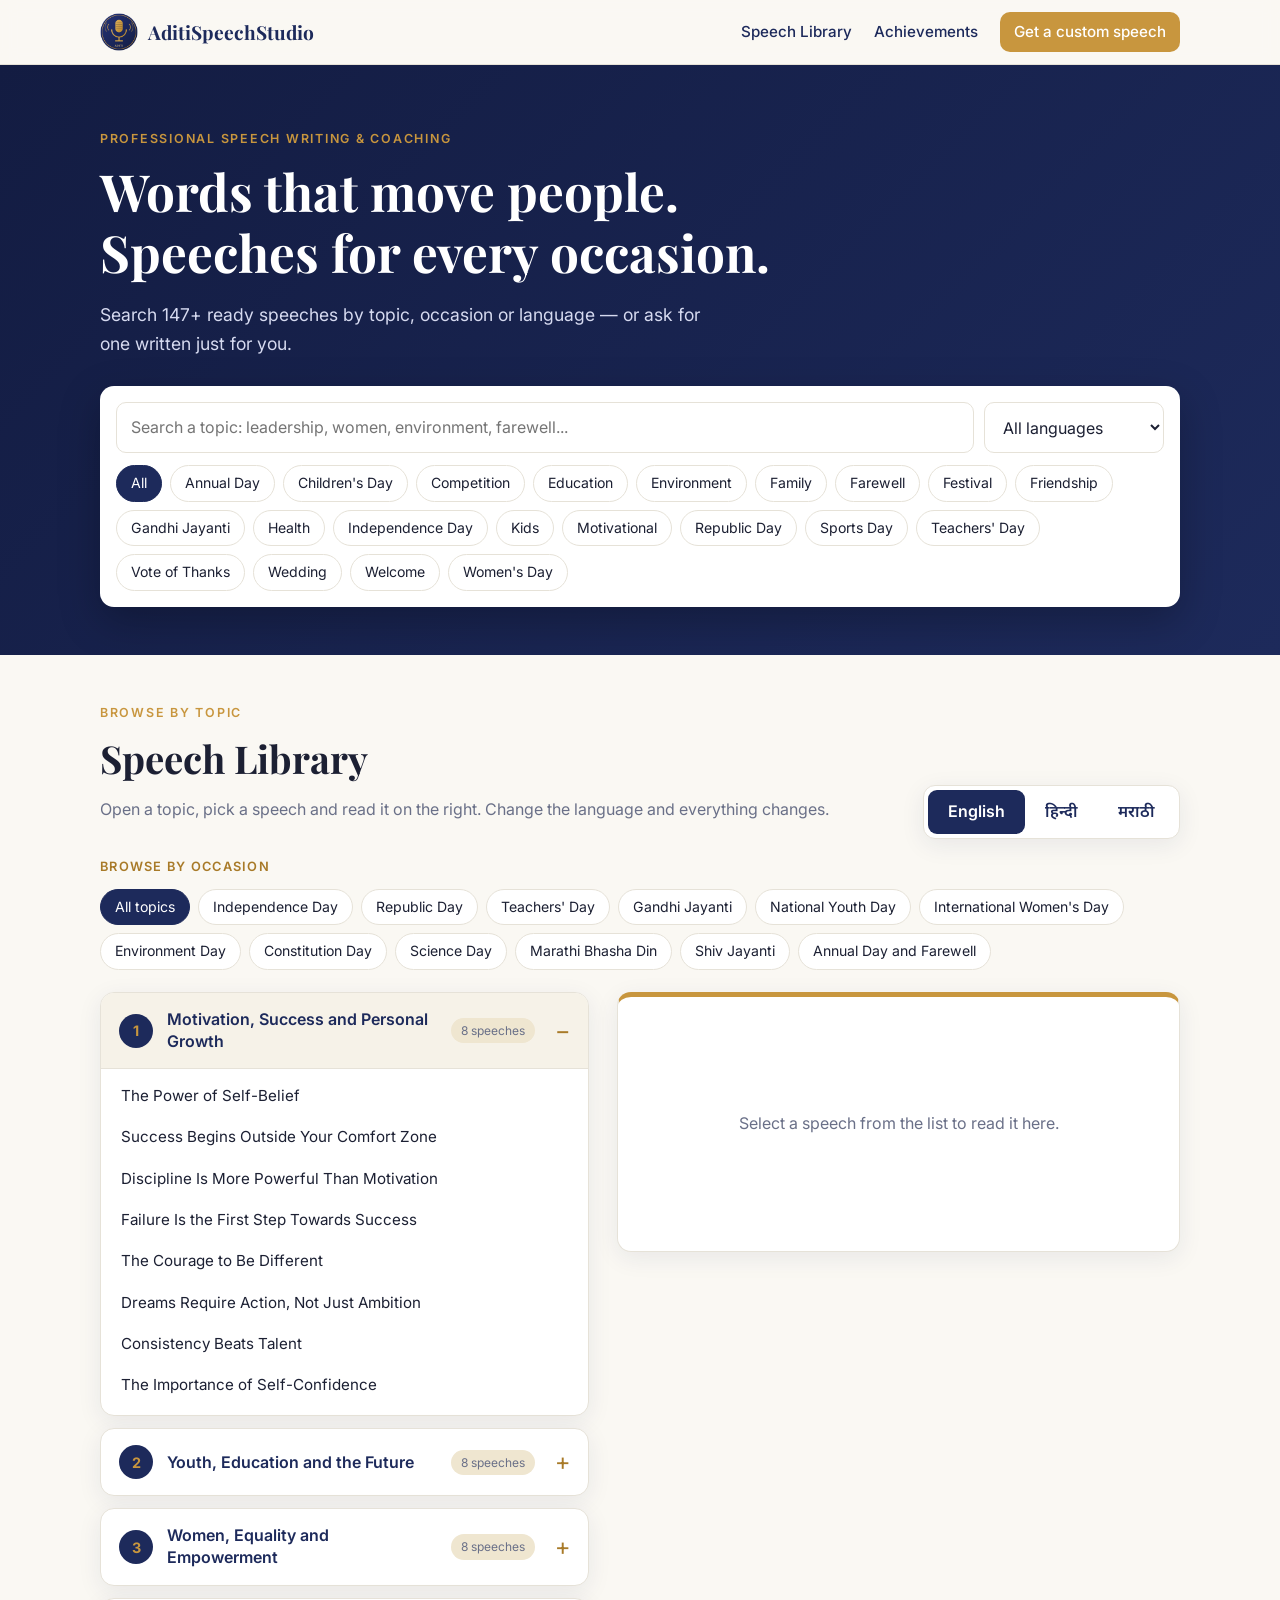
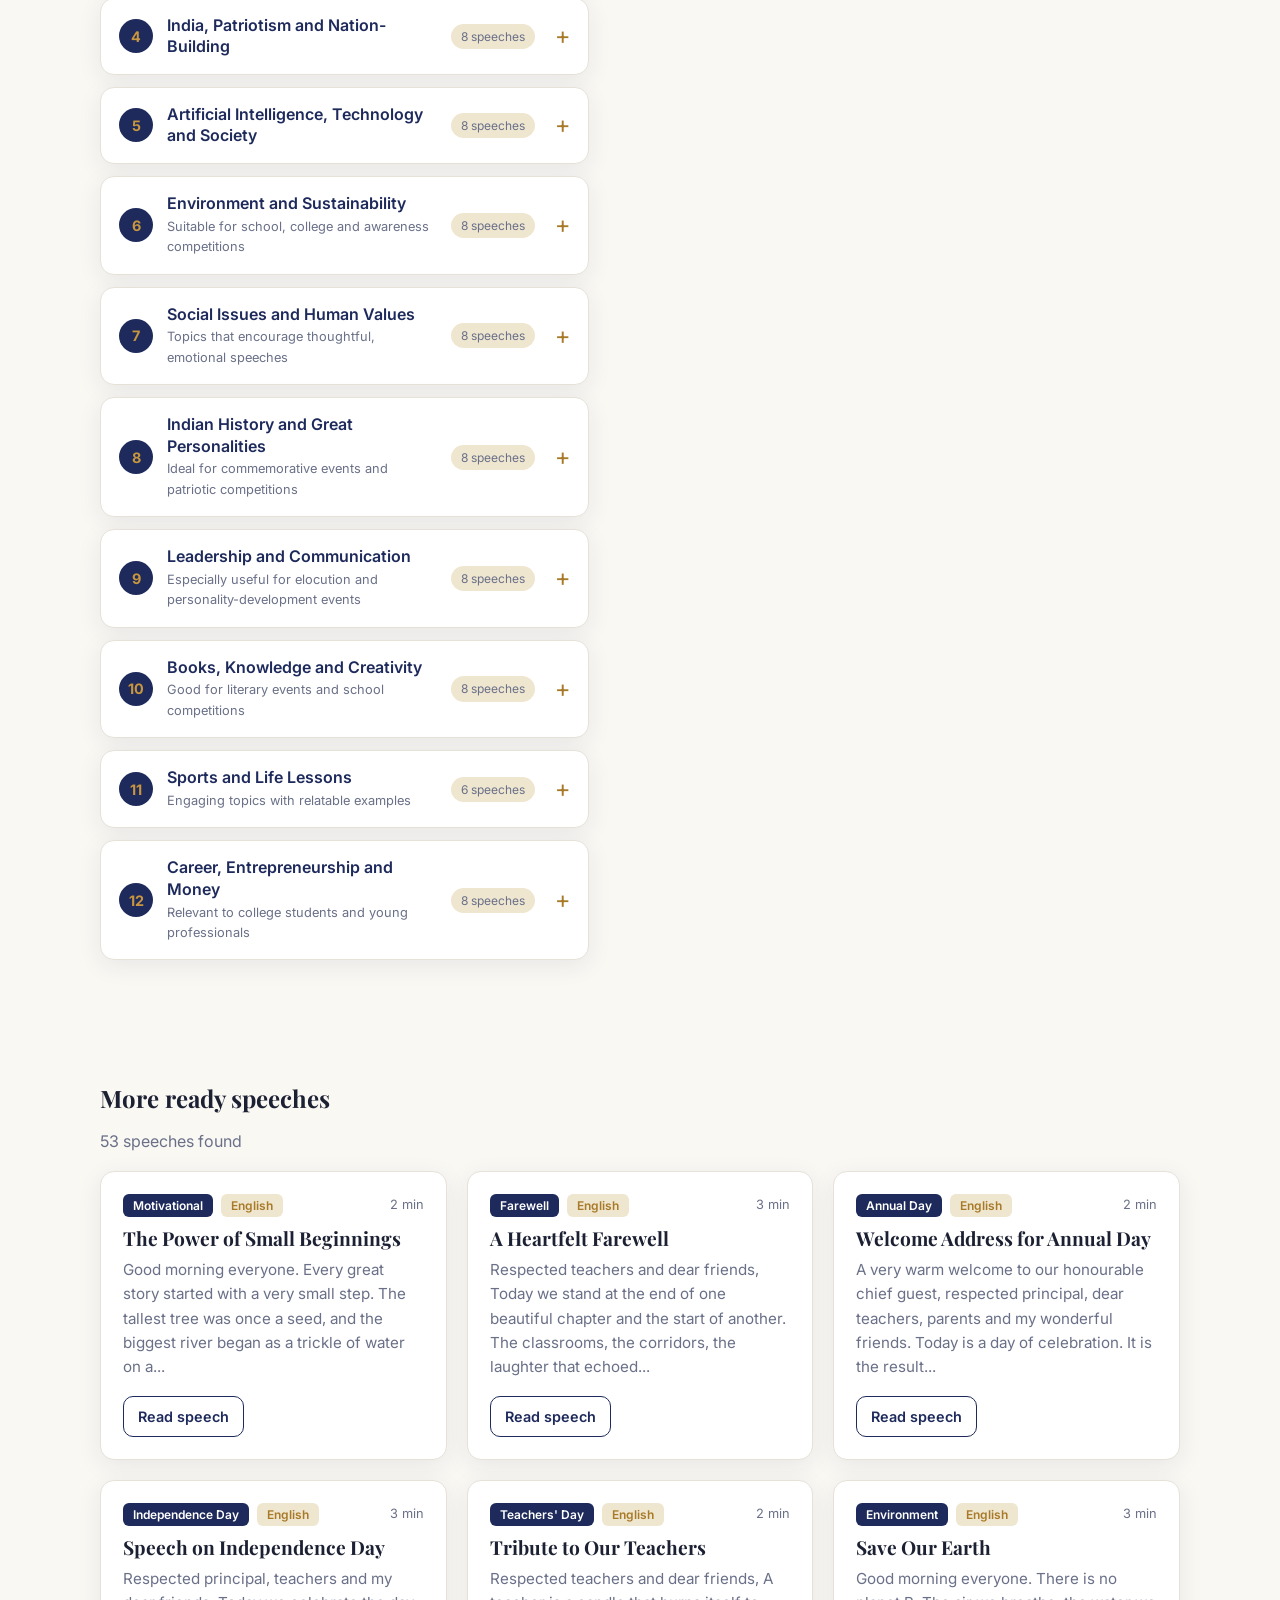
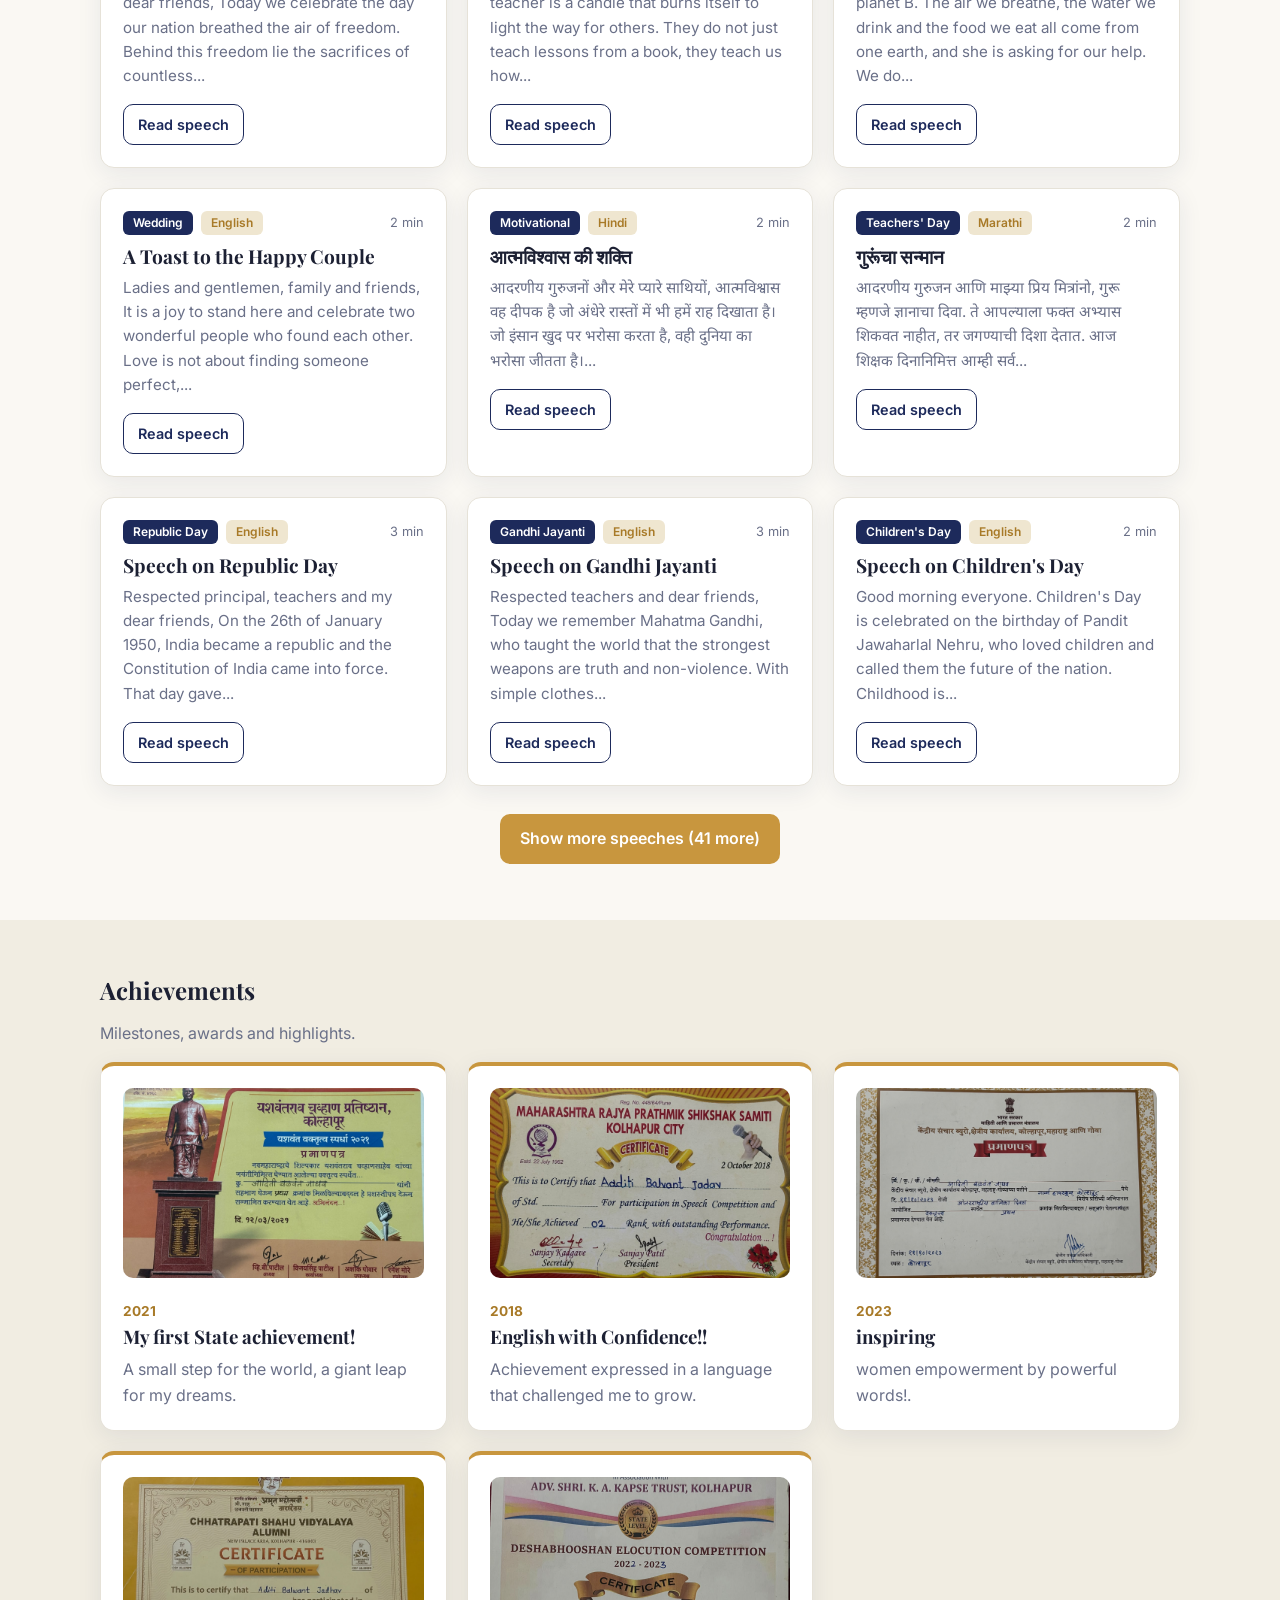
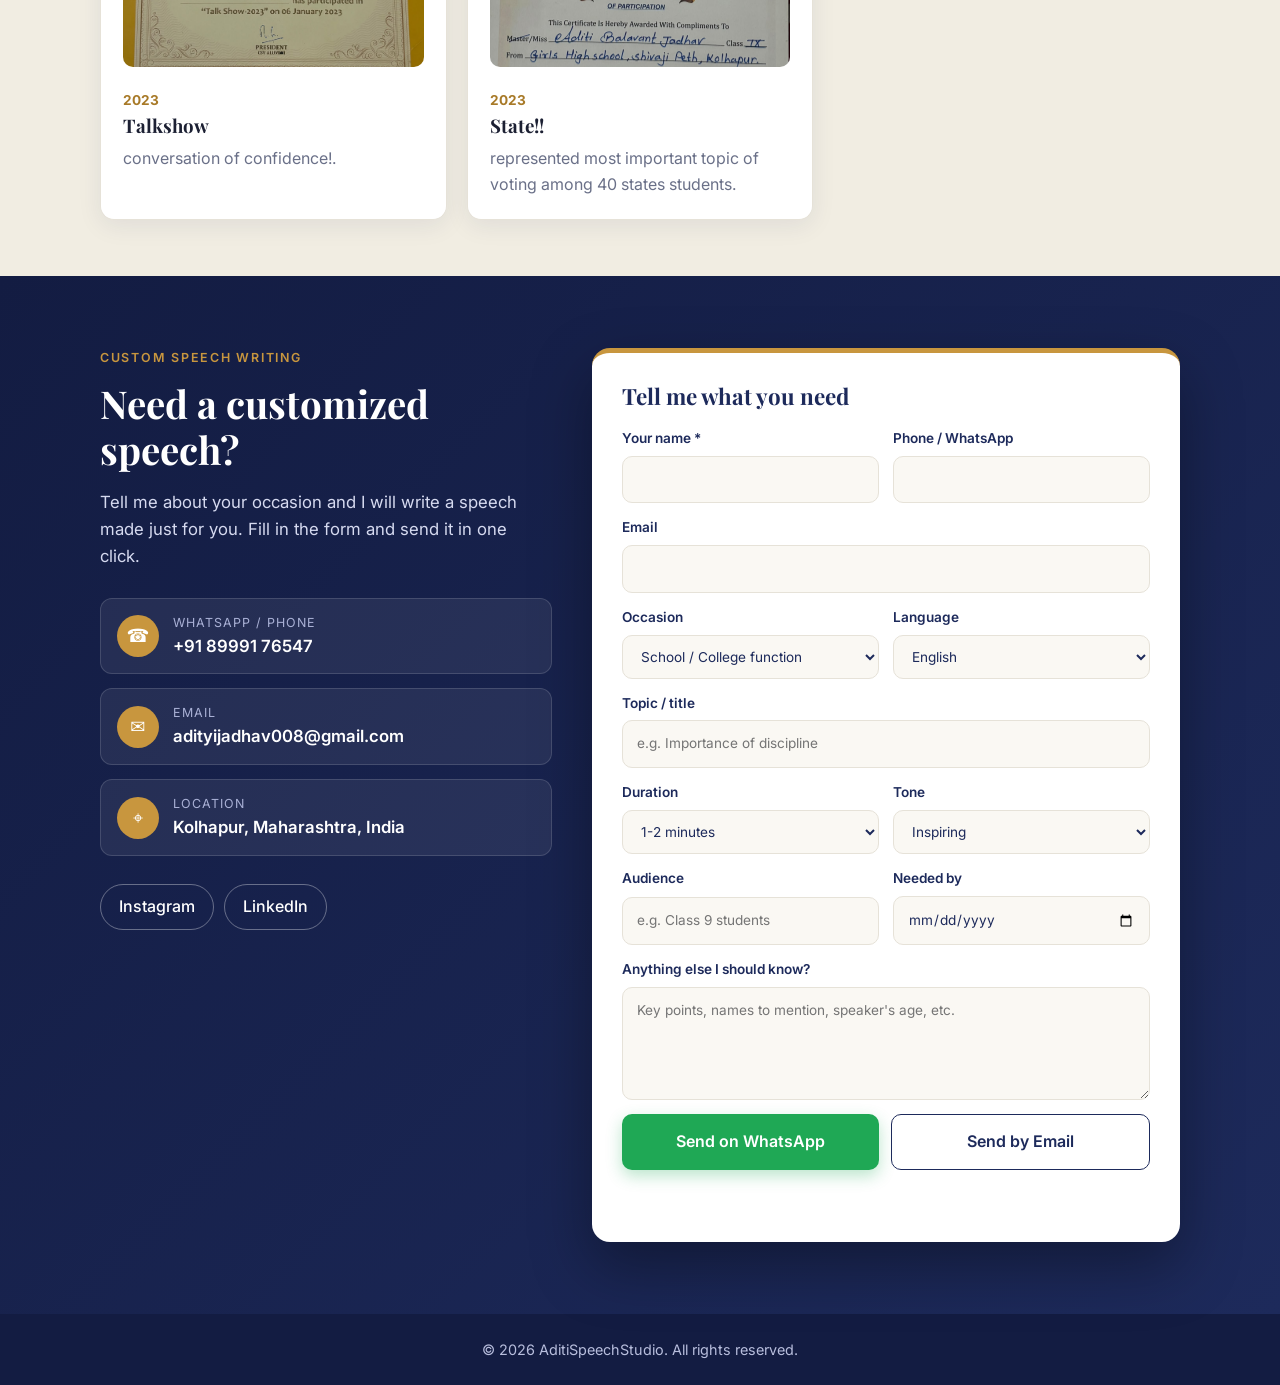
<file: index.html>
<!doctype html>
<html lang="en">
<head>
  <meta charset="utf-8">
  <meta name="viewport" content="width=device-width, initial-scale=1">
  <title>AditiSpeechStudio</title>
  <meta name="description" content="Ready speeches for every occasion and customized speech writing.">
  <link href="https://fonts.googleapis.com/css2?family=Playfair+Display:wght@600;700&family=Inter:wght@400;500;600&family=Noto+Sans+Devanagari:wght@400;500;600&display=swap" rel="stylesheet">
  <link rel="stylesheet" href="css/style.css">
</head>
<body>
<header class="site-header">
  <div class="wrap nav">
    <a class="brand" href="#top" id="brand"></a>
    <nav>
      <a href="#library">Speech Library</a>
      <a href="#achievements">Achievements</a>
      <a href="#contact" class="btn btn-gold btn-sm">Get a custom speech</a>
    </nav>
  </div>
</header>

<main id="top">
  <section class="hero">
    <div class="wrap">
      <p class="eyebrow">Professional speech writing &amp; coaching</p>
      <h1 id="tagline"></h1>
      <p class="lead" id="lead"></p>
      <div class="search-card" id="speeches">
        <div class="search-row">
          <input id="q" type="search" placeholder="Search a topic: farewell, wedding, teachers day, motivation..." autocomplete="off" aria-label="Search speeches">
          <select id="lang" aria-label="Language"><option value="">All languages</option></select>
        </div>
        <div class="chips" id="chips"></div>
      </div>
    </div>
  </section>

  <section class="section lib-section" id="library">
    <div class="wrap">
      <div class="lib-head">
        <div>
          <p class="eyebrow" id="libEyebrow"></p>
          <h2 id="libTitle"></h2>
          <p class="muted" id="libSub"></p>
        </div>
        <div class="lang-tabs" id="langTabs" role="tablist" aria-label="Language">
          <button data-l="en" class="on">English</button>
          <button data-l="hi">हिन्दी</button>
          <button data-l="mr">मराठी</button>
        </div>
      </div>

      <div class="occ">
        <span class="occ-label" id="occLabel"></span>
        <div class="chips" id="occChips"></div>
        <p class="occ-line" id="occLine" hidden></p>
      </div>

      <div class="lib-grid">
        <div class="lib-list" id="libList"></div>
        <aside class="lib-reader" id="libReader" aria-live="polite">
          <div class="reader-empty" id="rdEmpty"></div>
          <div class="reader-body" id="rdBody" hidden>
            <p class="rd-topic" id="rdTopic"></p>
            <h3 id="rdTitle"></h3>
            <p class="muted small" id="rdMeta"></p>
            <pre id="rdText"></pre>
            <div class="rd-actions">
              <button class="btn btn-gold btn-sm" id="rdCopy"></button>
              <a class="btn btn-ghost btn-sm" href="#contact" id="rdCustom"></a>
              <a class="btn btn-ghost btn-sm rd-back" href="#libList" id="rdBack"></a>
            </div>
          </div>
        </aside>
      </div>
      <p class="muted lib-more" id="libMore" hidden></p>
    </div>
  </section>

  <section class="section" id="moreSpeeches">
    <div class="wrap">
      <h2 id="gridTitle">More ready speeches</h2>
      <p id="count" class="muted"></p>
      <div id="results" class="grid"></div>
      <div class="more-wrap"><button class="btn btn-gold" id="moreBtn" hidden>Show more speeches</button></div>
      <div id="empty" class="empty" hidden>
        <p><strong>No speech found for that topic.</strong></p>
        <p>Try another word, or <a href="#contact">request a customized speech</a>.</p>
      </div>
    </div>
  </section>

  <section class="section alt" id="achievements">
    <div class="wrap">
      <h2>Achievements</h2>
      <p class="muted">Milestones, awards and highlights.</p>
      <div class="grid achievements" id="achList"></div>
    </div>
  </section>

  <section class="section contact-section" id="contact">
    <div class="wrap contact-grid">
      <div>
        <p class="eyebrow">Custom speech writing</p>
        <h2>Need a customized speech?</h2>
        <p class="c-lead">Tell me about your occasion and I will write a speech made just for you. Fill in the form and send it in one click.</p>
        <ul class="contact-list" id="contactList"></ul>
        <div class="socials" id="socials"></div>
      </div>

      <form id="orderForm" class="card form order-form" novalidate>
        <h3 class="form-title">Tell me what you need</h3>
        <div class="row2">
          <label>Your name *<input name="name" required></label>
          <label>Phone / WhatsApp<input name="phone" inputmode="tel"></label>
        </div>
        <label>Email<input name="email" type="email"></label>
        <div class="row2">
          <label>Occasion
            <select name="occasion">
              <option>School / College function</option><option>Competition</option><option>Wedding / Family event</option>
              <option>Farewell</option><option>Corporate / Office</option><option>Independence / Republic Day</option>
              <option>Teachers' Day</option><option>Other</option>
            </select>
          </label>
          <label>Language
            <select name="language"><option>English</option><option>Hindi</option><option>Marathi</option></select>
          </label>
        </div>
        <label>Topic / title<input name="topic" placeholder="e.g. Importance of discipline"></label>
        <div class="row2">
          <label>Duration
            <select name="duration"><option>1-2 minutes</option><option>3-5 minutes</option><option>5-10 minutes</option><option>10+ minutes</option></select>
          </label>
          <label>Tone
            <select name="tone"><option>Inspiring</option><option>Formal</option><option>Emotional</option><option>Humorous</option><option>Simple</option></select>
          </label>
        </div>
        <div class="row2">
          <label>Audience<input name="audience" placeholder="e.g. Class 9 students"></label>
          <label>Needed by<input name="deadline" type="date"></label>
        </div>
        <label>Anything else I should know?<textarea name="details" rows="4" placeholder="Key points, names to mention, speaker's age, etc."></textarea></label>
        <div class="actions">
          <button type="button" class="btn btn-wa" id="sendWa">Send on WhatsApp</button>
          <button type="button" class="btn btn-ghost" id="sendMail">Send by Email</button>
        </div>
        <p id="formMsg" class="muted small"></p>
      </form>
    </div>
  </section>
</main>

<footer class="site-footer"><div class="wrap">&copy; <span id="yr"></span> <span id="fname"></span>. All rights reserved.</div></footer>

<dialog id="reader">
  <article>
    <header>
      <div><h3 id="rTitle"></h3><p id="rMeta" class="muted small"></p></div>
      <button class="x" id="rClose" aria-label="Close">&times;</button>
    </header>
    <pre id="rBody"></pre>
    <footer>
      <button class="btn btn-gold btn-sm" id="rCopy">Copy speech</button>
      <a class="btn btn-ghost btn-sm" href="#contact" id="rCustom">Want it customized?</a>
    </footer>
  </article>
</dialog>

<script src="data/site.js"></script>
<script src="data/speeches.js"></script>
<script src="data/speeches-more.js"></script>
<script src="data/lib/topic1.js"></script>
<script src="data/lib/topic2.js"></script>
<script src="data/lib/topic3.js"></script>
<script src="data/lib/topic4.js"></script>
<script src="data/lib/topic5.js"></script>
<script src="data/lib/topic6.js"></script>
<script src="data/lib/topic7.js"></script>
<script src="data/lib/topic8.js"></script>
<script src="data/lib/topic9.js"></script>
<script src="data/lib/topic10.js"></script>
<script src="data/lib/topic11.js"></script>
<script src="data/lib/topic12.js"></script>
<script src="data/occasions.js"></script>
<script src="data/achievements.js"></script>
<script src="js/app.js"></script>
<script src="js/library.js"></script>
</body>
</html>
</file>
<file: css/style.css>
:root{
  --navy:#1d2a5b; --navy-d:#131c42; --gold:#c8963e; --gold-d:#a87a28;
  --bg:#faf8f3; --card:#ffffff; --ink:#1c2033; --muted:#6a7088; --line:#e6e2d8; --wa:#1fa855;
  --radius:14px; --shadow:0 6px 24px rgba(29,42,91,.08);
}
*{box-sizing:border-box}
html{scroll-behavior:smooth}
body{margin:0;font-family:Inter,system-ui,sans-serif;color:var(--ink);background:var(--bg);line-height:1.6}
h1,h2,h3{font-family:'Playfair Display',Georgia,serif;line-height:1.2;margin:0 0 .5rem}
a{color:var(--navy)}
.wrap{max-width:1120px;margin:0 auto;padding:0 20px}
.muted{color:var(--muted)} .small{font-size:.88rem}

.site-header{position:sticky;top:0;z-index:20;background:rgba(250,248,243,.92);backdrop-filter:blur(8px);border-bottom:1px solid var(--line)}
.nav{display:flex;align-items:center;justify-content:space-between;height:64px}
.brand{display:flex;align-items:center;gap:10px;font-family:'Playfair Display',serif;font-weight:700;font-size:1.2rem;color:var(--navy);text-decoration:none}
.brand-mark{display:grid;place-items:center;width:34px;height:34px;border-radius:50%;background:var(--navy);color:var(--gold);font-size:1rem}
.nav nav{display:flex;align-items:center;gap:22px}
.nav nav a{text-decoration:none;font-weight:500;font-size:.95rem}

.hero{background:linear-gradient(135deg,var(--navy-d),var(--navy));color:#fff;padding:64px 0 48px}
.hero h1{font-size:clamp(2rem,5vw,3.2rem);max-width:760px}
.hero .lead{max-width:600px;color:#d6daf0;font-size:1.1rem;margin-bottom:28px}
.eyebrow{color:var(--gold);text-transform:uppercase;letter-spacing:.14em;font-size:.78rem;font-weight:600;margin:0 0 12px}

.search-card{background:#fff;border-radius:var(--radius);padding:16px;box-shadow:0 14px 40px rgba(0,0,0,.25);color:var(--ink)}
.search-row{display:flex;gap:10px}
.search-row input{flex:1}
input,select,textarea{font:inherit;color:inherit;border:1px solid var(--line);border-radius:10px;padding:12px 14px;background:#fff;width:100%}
.search-row select{width:180px}
input:focus,select:focus,textarea:focus{outline:2px solid var(--gold);border-color:transparent}
.chips{display:flex;flex-wrap:wrap;gap:8px;margin-top:12px}
.chip{border:1px solid var(--line);background:#fff;border-radius:999px;padding:6px 14px;font:inherit;font-size:.88rem;cursor:pointer;color:var(--ink)}
.chip:hover{border-color:var(--gold)}
.chip.active{background:var(--navy);border-color:var(--navy);color:#fff}

.section{padding:56px 0}
.section.alt{background:#f1ede2}
.grid{display:grid;grid-template-columns:repeat(auto-fill,minmax(290px,1fr));gap:20px;margin-top:16px}
.card{background:var(--card);border:1px solid var(--line);border-radius:var(--radius);padding:22px;box-shadow:var(--shadow)}
.speech h3{font-size:1.2rem;margin-top:10px}
.speech p{color:var(--muted);font-size:.95rem;margin:.4rem 0 1rem}
.meta{display:flex;align-items:center;gap:8px;flex-wrap:wrap}
.tag{background:var(--navy);color:#fff;border-radius:6px;padding:2px 10px;font-size:.75rem;font-weight:600}
.tag.light{background:#efe6d0;color:var(--gold-d)}
.dur{margin-left:auto;font-size:.8rem;color:var(--muted)}
.empty{text-align:center;padding:40px 0;color:var(--muted)}
.ach{border-top:4px solid var(--gold)}
.ach .year{display:inline-block;color:var(--gold-d);font-weight:700;font-size:.85rem;margin-bottom:4px}
.ach p{margin:0;color:var(--muted)}

.btn{display:inline-block;border:0;border-radius:10px;padding:12px 20px;font:inherit;font-weight:600;cursor:pointer;text-decoration:none;text-align:center}
.btn-sm{padding:8px 14px;font-size:.9rem}
.btn-gold{background:var(--gold);color:#fff}.btn-gold:hover{background:var(--gold-d)}
.btn-ghost{background:transparent;border:1.5px solid var(--navy);color:var(--navy)}.btn-ghost:hover{background:var(--navy);color:#fff}
.btn-wa{background:var(--wa);color:#fff}.btn-wa:hover{filter:brightness(.92)}

.contact-grid{display:grid;grid-template-columns:1fr 1.3fr;gap:40px;align-items:start}
.contact-list{list-style:none;padding:0;margin:24px 0}
.contact-list li{margin-bottom:16px}
.socials{display:flex;gap:16px}
.form{display:grid;gap:14px}
.form label{display:grid;gap:6px;font-weight:500;font-size:.9rem}
.row2{display:grid;grid-template-columns:1fr 1fr;gap:14px}
.actions{display:flex;flex-wrap:wrap;gap:12px}
.actions .btn{flex:1;min-width:160px}

.site-footer{background:var(--navy-d);color:#b8bedd;padding:24px 0;text-align:center;font-size:.9rem}

dialog{border:0;border-radius:var(--radius);padding:0;max-width:680px;width:92vw;box-shadow:0 20px 60px rgba(0,0,0,.35)}
dialog::backdrop{background:rgba(19,28,66,.6)}
dialog article{display:flex;flex-direction:column;max-height:86vh}
dialog header{display:flex;justify-content:space-between;gap:12px;padding:20px 24px 8px}
dialog h3{margin:0}
dialog pre{margin:0;padding:8px 24px 16px;white-space:pre-wrap;font:inherit;overflow:auto;flex:1}
dialog footer{display:flex;gap:10px;padding:14px 24px;border-top:1px solid var(--line)}
.x{border:0;background:none;font-size:2rem;line-height:1;cursor:pointer;color:var(--muted)}

/* admin */
.admin{max-width:980px;margin:0 auto;padding:24px 20px 60px}
.admin-bar{display:flex;flex-wrap:wrap;gap:14px;align-items:center;justify-content:space-between;margin-bottom:20px}
.admin-bar nav{display:flex;gap:14px;flex-wrap:wrap}
.flash{background:#e7f5ec;border:1px solid #b6e0c4;padding:10px 14px;border-radius:10px;margin-bottom:14px}
table{width:100%;border-collapse:collapse;background:#fff;border-radius:var(--radius);overflow:hidden;box-shadow:var(--shadow)}
th,td{padding:12px 14px;text-align:left;border-bottom:1px solid var(--line);vertical-align:top;font-size:.92rem}
th{background:#f1ede2}
.inline{display:inline}
.link-danger{background:none;border:0;color:#b3261e;cursor:pointer;font:inherit}
.stack{display:grid;gap:14px}
.login{max-width:380px;margin:12vh auto;padding:0 20px}

@media(max-width:800px){
  .contact-grid{grid-template-columns:1fr}
  .row2{grid-template-columns:1fr}
  .search-row{flex-direction:column}.search-row select{width:100%}
  .nav nav a:not(.btn){display:none}
}

.brand-logo{height:38px;width:auto;border-radius:6px}

/* logo */
.brand-logo{height:38px;width:auto;border-radius:6px}
[hidden]{display:none!important}

/* ===== contact section: matches the hero ===== */
.contact-section{background:linear-gradient(135deg,var(--navy-d),var(--navy));color:#fff;padding:72px 0}
.contact-section h2{font-size:clamp(1.7rem,3.5vw,2.4rem);color:#fff}
.contact-section .c-lead{color:#d6daf0;max-width:440px;font-size:1.05rem}
.contact-section .contact-list{margin:28px 0;display:grid;gap:14px}
.contact-section .contact-list li{display:flex;align-items:center;gap:14px;margin:0;padding:14px 16px;
  background:rgba(255,255,255,.07);border:1px solid rgba(255,255,255,.14);border-radius:12px}
.c-ic{flex:none;display:grid;place-items:center;width:42px;height:42px;border-radius:50%;
  background:var(--gold);color:#fff;font-size:1.15rem}
.contact-list small{display:block;color:#aab1d6;font-size:.78rem;text-transform:uppercase;letter-spacing:.08em}
.contact-section .contact-list a,.contact-section .contact-list span:not(.c-ic){color:#fff;font-weight:600;text-decoration:none;font-size:1.05rem}
.contact-section .contact-list a:hover{color:var(--gold)}
.contact-section .socials{gap:10px;flex-wrap:wrap}
.contact-section .socials a{color:#fff;text-decoration:none;font-weight:500;padding:9px 18px;border-radius:999px;
  border:1.5px solid rgba(255,255,255,.35);transition:.2s}
.contact-section .socials a:hover{background:var(--gold);border-color:var(--gold)}

.order-form{border:0;border-top:5px solid var(--gold);border-radius:18px;padding:30px;box-shadow:0 24px 60px rgba(0,0,0,.35);color:var(--ink)}
.order-form .form-title{font-size:1.4rem;color:var(--navy);margin:0 0 4px}
.order-form label{color:var(--navy);font-weight:600;font-size:.85rem}
.order-form input,.order-form select,.order-form textarea{background:#faf8f3;font-weight:400}
.order-form input:focus,.order-form select:focus,.order-form textarea:focus{background:#fff}
.order-form .btn-wa{padding:14px 20px;font-size:1rem;box-shadow:0 6px 16px rgba(31,168,85,.3)}
.order-form .btn-ghost{padding:14px 20px}
@media(max-width:800px){.contact-section{padding:48px 0}.order-form{padding:22px}}

.more-wrap{text-align:center;margin-top:28px}
.ach-img{width:100%;height:190px;object-fit:cover;border-radius:10px;margin-bottom:12px;background:#efe6d0}
.cert-link{display:inline-block;margin-top:10px;font-weight:600;color:var(--gold-d)}

/* ===== Speech library ===== */
body{font-family:Inter,'Noto Sans Devanagari',system-ui,sans-serif}
pre,.t-item,.t-title{font-family:inherit}
.lib-section{background:var(--bg);padding-top:48px}
.lib-head{display:flex;flex-wrap:wrap;gap:16px;align-items:flex-end;justify-content:space-between;margin-bottom:18px}
.lib-head h2{font-size:clamp(1.7rem,3.5vw,2.4rem);margin-bottom:4px}
.lang-tabs{display:inline-flex;background:#fff;border:1px solid var(--line);border-radius:12px;padding:4px;box-shadow:var(--shadow)}
.lang-tabs button{border:0;background:none;padding:9px 20px;border-radius:9px;font:inherit;font-weight:600;cursor:pointer;color:var(--navy)}
.lang-tabs button.on{background:var(--navy);color:#fff}
.occ{margin-bottom:22px}
.occ-label{display:block;font-size:.8rem;font-weight:600;text-transform:uppercase;letter-spacing:.1em;color:var(--gold-d);margin-bottom:8px}
.occ-line{margin:12px 0 0;padding:10px 14px;background:#f1ede2;border-left:4px solid var(--gold);border-radius:8px;font-weight:500}
.lib-grid{display:grid;grid-template-columns:minmax(0,1fr) minmax(0,1.15fr);gap:28px;align-items:start}
.topic{background:#fff;border:1px solid var(--line);border-radius:var(--radius);margin-bottom:12px;box-shadow:var(--shadow);overflow:hidden}
.topic summary{display:flex;align-items:center;gap:14px;padding:16px 18px;cursor:pointer;list-style:none}
.topic summary::-webkit-details-marker{display:none}
.topic summary::after{content:"+";margin-left:6px;font-size:1.5rem;line-height:1;color:var(--gold-d)}
.topic[open] summary::after{content:"−"}
.topic[open] summary{background:#f6f2e8;border-bottom:1px solid var(--line)}
.t-num{flex:none;display:grid;place-items:center;width:34px;height:34px;border-radius:50%;background:var(--navy);color:var(--gold);font-weight:700;font-size:.9rem}
.t-mid{flex:1;display:grid;gap:2px;min-width:0}
.t-title{font-weight:600;color:var(--navy);line-height:1.35}
.t-note{font-size:.8rem;color:var(--muted)}
.t-count{flex:none;font-size:.75rem;color:var(--muted);background:#efe6d0;border-radius:999px;padding:3px 10px}
.t-items{list-style:none;margin:0;padding:6px 8px 10px}
.t-item{display:block;width:100%;text-align:left;background:none;border:0;border-radius:9px;padding:10px 12px;font:inherit;font-size:.95rem;color:var(--ink);cursor:pointer;line-height:1.4}
.t-item:hover{background:#f6f2e8}
.t-item.on{background:var(--navy);color:#fff}
.lib-reader{position:sticky;top:84px;background:#fff;border:1px solid var(--line);border-top:5px solid var(--gold);border-radius:var(--radius);box-shadow:var(--shadow);min-height:260px;max-height:calc(100vh - 110px);display:flex;flex-direction:column;scroll-margin-top:84px}
.reader-empty{margin:auto;padding:40px 30px;text-align:center;color:var(--muted)}
.reader-body{display:flex;flex-direction:column;min-height:0;padding:22px 24px 18px}
.rd-topic{margin:0 0 4px;font-size:.78rem;font-weight:600;text-transform:uppercase;letter-spacing:.08em;color:var(--gold-d)}
.reader-body h3{font-size:1.4rem;color:var(--navy);margin-bottom:2px}
.reader-body pre{margin:12px 0;white-space:pre-wrap;font:inherit;font-size:1.02rem;line-height:1.75;overflow:auto;flex:1;min-height:0;padding-right:6px}
.rd-actions{display:flex;flex-wrap:wrap;gap:10px;border-top:1px solid var(--line);padding-top:14px}
.rd-back{display:none}
.lib-more{margin-top:14px}
#moreSpeeches h2{margin-bottom:6px}
@media(max-width:900px){
  .lib-grid{grid-template-columns:1fr}
  .lib-reader{position:static;max-height:none}
  .reader-body pre{max-height:none}
  .rd-back{display:inline-block}
}
/* smaller header on phones */
@media (max-width: 600px) {
  .nav { height: 56px; }
  .brand { font-size: 1rem; gap: 8px; }
  .brand-logo, .brand-mark { height: 30px; width: 30px; }
  .nav nav .btn { padding: 7px 12px; font-size: .78rem; white-space: nowrap; }
}
</file>
